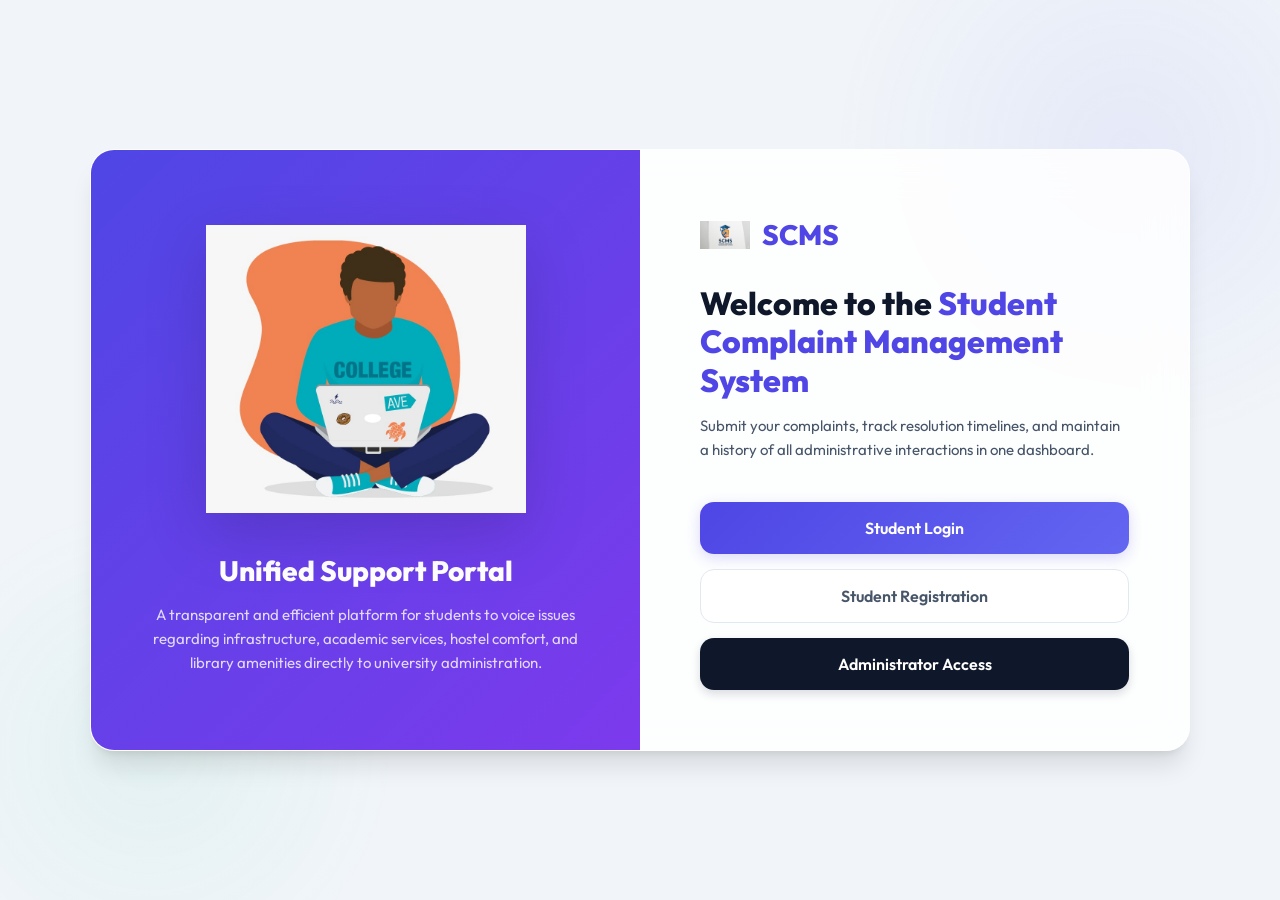
<file: index.html>
<!DOCTYPE html>
<html lang="en">
<head>
    <meta charset="UTF-8">
    <meta name="viewport" content="width=device-width, initial-scale=1.0">
    <meta name="description" content="Student Complaint Management System (SCMS) - Submit and track academic and infrastructure complaints.">
    <title>SCMS - Student Complaint Management System</title>
    <link rel="stylesheet" href="css/style.css">
    <style>
        /* Special styles for landing page */
        body {
            display: flex;
            justify-content: center;
            align-items: center;
            background-color: #f1f5f9;
            padding: 20px;
        }
        .landing-container {
            width: 100%;
            max-width: 1100px;
            background: rgba(255, 255, 255, 0.85);
            backdrop-filter: blur(20px);
            border-radius: var(--border-radius-lg);
            box-shadow: var(--shadow-lg);
            border: 1px solid rgba(255, 255, 255, 0.5);
            display: flex;
            overflow: hidden;
            min-height: 550px;
        }
        .landing-art {
            width: 50%;
            background: linear-gradient(135deg, #4f46e5 0%, #7c3aed 100%);
            padding: 60px;
            display: flex;
            flex-direction: column;
            justify-content: center;
            align-items: center;
            color: white;
            text-align: center;
        }
        .landing-art img {
            width: 100%;
            max-width: 320px;
            margin-bottom: 40px;
            filter: drop-shadow(0 20px 30px rgba(0, 0, 0, 0.15));
        }
        .landing-art h2 {
            font-size: 28px;
            font-weight: 800;
            margin-bottom: 15px;
        }
        .landing-art p {
            font-size: 15px;
            color: rgba(255, 255, 255, 0.8);
            line-height: 1.6;
        }
        .landing-actions {
            width: 50%;
            padding: 60px;
            display: flex;
            flex-direction: column;
            justify-content: center;
        }
        .landing-logo {
            display: flex;
            align-items: center;
            gap: 12px;
            margin-bottom: 24px;
        }
        .landing-logo img {
            width: 50px;
            height: 50px;
            object-fit: contain;
        }
        .landing-logo span {
            font-size: 28px;
            font-weight: 800;
            color: var(--color-primary);
        }
        .landing-actions h1 {
            font-size: 32px;
            font-weight: 800;
            color: var(--color-text-dark);
            margin-bottom: 15px;
            line-height: 1.2;
        }
        .landing-actions h1 span {
            color: var(--color-primary);
        }
        .landing-actions .subtext {
            color: var(--color-text-medium);
            margin-bottom: 40px;
            font-size: 15px;
            line-height: 1.6;
        }
        .button-stack {
            display: flex;
            flex-direction: column;
            gap: 15px;
        }
        .btn-landing {
            padding: 16px 28px;
            font-size: 16px;
            font-weight: 600;
            border-radius: var(--border-radius-md);
            text-align: center;
            text-decoration: none;
            transition: var(--transition-normal);
        }
        .btn-landing-primary {
            background: linear-gradient(135deg, var(--color-primary) 0%, #6366f1 100%);
            color: white;
            box-shadow: 0 4px 14px rgba(79, 70, 229, 0.2);
        }
        .btn-landing-primary:hover {
            transform: translateY(-2px);
            box-shadow: 0 6px 20px rgba(79, 70, 229, 0.3);
        }
        .btn-landing-secondary {
            background: #ffffff;
            color: var(--color-text-medium);
            border: 1.5px solid #e2e8f0;
        }
        .btn-landing-secondary:hover {
            border-color: var(--color-primary);
            color: var(--color-primary);
            background-color: var(--color-primary-light);
        }
        .btn-landing-tertiary {
            background: #0f172a;
            color: white;
            box-shadow: 0 4px 10px rgba(15, 23, 42, 0.15);
        }
        .btn-landing-tertiary:hover {
            transform: translateY(-2px);
            background: #1e293b;
        }
        @media (max-width: 900px) {
            .landing-container {
                flex-direction: column;
            }
            .landing-art, .landing-actions {
                width: 100%;
                padding: 40px;
            }
        }
    </style>
</head>
<body>

<main class="landing-container" id="landing-portal">
    <div class="landing-art">
        <img src="assets/student.png" alt="Student Illustration" id="landing-hero-img">
        <h2>Unified Support Portal</h2>
        <p>A transparent and efficient platform for students to voice issues regarding infrastructure, academic services, hostel comfort, and library amenities directly to university administration.</p>
    </div>
    
    <div class="landing-actions">
        <div class="landing-logo">
            <img src="assets/logo.png" alt="SCMS Logo" id="landing-logo-img">
            <span>SCMS</span>
        </div>
        
        <h1>Welcome to the <span>Student Complaint Management System</span></h1>
        
        <p class="subtext">Submit your complaints, track resolution timelines, and maintain a history of all administrative interactions in one dashboard.</p>
        
        <div class="button-stack">
            <a href="login.html" class="btn-landing btn-landing-primary" id="btn-student-login">Student Login</a>
            <a href="register.html" class="btn-landing btn-landing-secondary" id="btn-student-register">Student Registration</a>
            <a href="admin-login.html" class="btn-landing btn-landing-tertiary" id="btn-admin-login">Administrator Access</a>
        </div>
    </div>
</main>

</body>
</html>
</file>
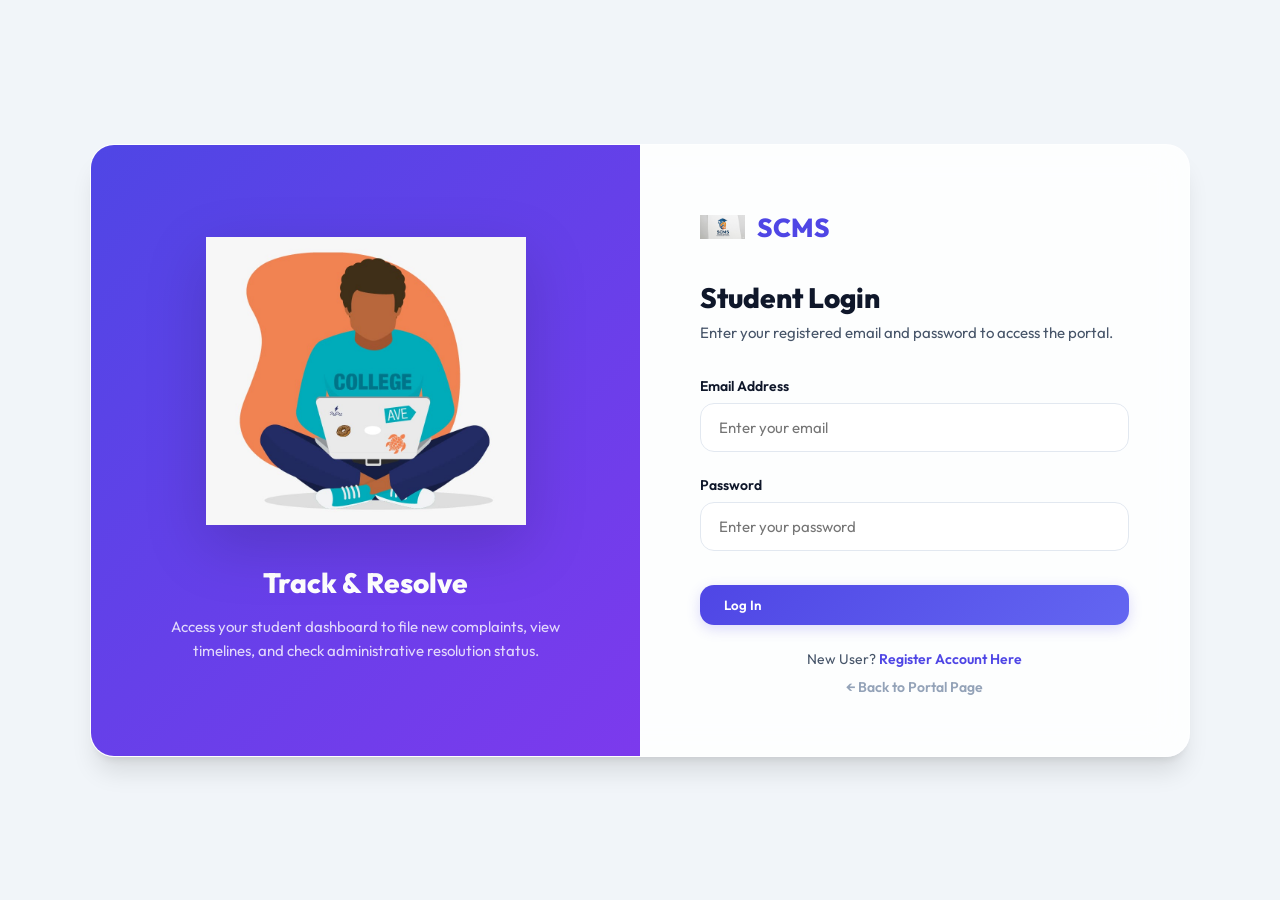
<file: add-complaint.html>
<!DOCTYPE html>
<html lang="en">
<head>
    <meta charset="UTF-8">
    <meta name="viewport" content="width=device-width, initial-scale=1.0">
    <title>File a Complaint - SCMS</title>
    <link rel="stylesheet" href="css/style.css">
</head>
<body>

<!-- Sidebar Navigation -->
<nav class="sidebar">
    <div class="sidebar-header">
        <img src="assets/logo.png" alt="Logo">
        <h2>SCMS Portal</h2>
    </div>
    
    <ul class="sidebar-menu">
        <li>
            <a href="dashboard.html" id="nav-dashboard">🏠 Dashboard</a>
        </li>
        <li class="active">
            <a href="add-complaint.html" id="nav-add">➕ Add Complaint</a>
        </li>
        <li>
            <a href="view-complaints.html" id="nav-view">📋 My Complaints</a>
        </li>
    </ul>
    
    <div class="sidebar-footer">
        <a href="#" onclick="auth.logoutStudent(); return false;" style="color: #fca5a5; display: flex; align-items: center; gap: 14px; padding: 14px 18px; text-decoration: none; font-weight: 500;">🚪 Log Out</a>
    </div>
</nav>

<!-- Main Workspace -->
<main class="main-content">
    <header class="top-bar">
        <div class="page-title">
            <h1>File a Complaint</h1>
            <p>Submit a new issue to university administration for review</p>
        </div>
        
        <div class="user-profile-widget">
            <div class="avatar" id="avatar-letters">S</div>
            <div class="info">
                <div class="name" id="student-name">Student Name</div>
                <div class="role">Student</div>
            </div>
        </div>
    </header>

    <div class="container-boxed" style="max-width: 800px; margin: 0;">
        <div class="premium-card">
            <div class="premium-card-header">
                <h2>Complaint Registration Form</h2>
            </div>
            
            <div id="alert-container" style="display: none;"></div>
            
            <form id="add-complaint-form">
                <!-- Title Field -->
                <div class="form-group">
                    <label for="title">Complaint Title</label>
                    <input type="text" id="title" class="form-control" placeholder="Brief summary of the issue (e.g. WiFi outage in library)" required>
                </div>
                
                <!-- Double Column for Dropdowns -->
                <div style="display: grid; grid-template-columns: 1fr 1fr; gap: 20px;">
                    <!-- Category Dropdown -->
                    <div class="form-group">
                        <label for="category">Category</label>
                        <select id="category" class="form-control" style="-webkit-appearance: listbox;">
                            <option value="Academic">Academic Related</option>
                            <option value="Infrastructure">Campus Infrastructure</option>
                            <option value="Hostel">Hostel Accommodation</option>
                            <option value="Library">Library Services</option>
                            <option value="Finance">Fees & Finance</option>
                            <option value="Other">Other Issues</option>
                        </select>
                    </div>
                    
                    <!-- Priority Dropdown -->
                    <div class="form-group">
                        <label for="priority">Priority Urgency</label>
                        <select id="priority" class="form-control" style="-webkit-appearance: listbox;">
                            <option value="Low">Low - Informational / Minor</option>
                            <option value="Medium" selected>Medium - Normal Business Impact</option>
                            <option value="High">High - Critical / Urgent Action</option>
                        </select>
                    </div>
                </div>
                
                <!-- Description Field -->
                <div class="form-group">
                    <label for="description">Detailed Description</label>
                    <textarea id="description" class="form-control" placeholder="Provide all relevant details, locations, dates, and names regarding the issue..." required></textarea>
                </div>
                
                <!-- Actions Stack -->
                <div style="display: flex; gap: 15px; margin-top: 30px;">
                    <button type="submit" class="btn-premium" id="btn-submit">Submit Complaint</button>
                    <a href="dashboard.html" class="btn-premium secondary">Cancel</a>
                </div>
            </form>
        </div>
    </div>
</main>

<script src="js/database.js"></script>
<script src="js/auth.js"></script>
<script>
    // Enforce login
    const user = auth.requireStudent();
    
    // Set UI details
    document.getElementById('student-name').textContent = user.name;
    const initials = user.name.split(' ').map(n => n[0]).join('').substring(0, 2).toUpperCase();
    document.getElementById('avatar-letters').textContent = initials;

    // Handle Form Submit
    document.getElementById('add-complaint-form').addEventListener('submit', async function(e) {
        e.preventDefault();
        
        const title = document.getElementById('title').value.trim();
        const category = document.getElementById('category').value;
        const priority = document.getElementById('priority').value;
        const description = document.getElementById('description').value.trim();
        const alertDiv = document.getElementById('alert-container');
        
        alertDiv.style.display = 'none';
        
        const response = await db.addComplaint(
            user.id,
            user.name,
            title,
            category,
            priority,
            description
        );
        
        if (response.success) {
            alertDiv.className = 'alert alert-success';
            alertDiv.textContent = 'Complaint submitted successfully! Redirecting...';
            alertDiv.style.display = 'flex';
            
            // Redirect after 1.2s
            setTimeout(() => {
                window.location.href = 'view-complaints.html';
            }, 1200);
        } else {
            alertDiv.className = 'alert alert-danger';
            alertDiv.textContent = response.message || 'Failed to submit complaint.';
            alertDiv.style.display = 'flex';
        }
    });
</script>
</body>
</html>
</file>
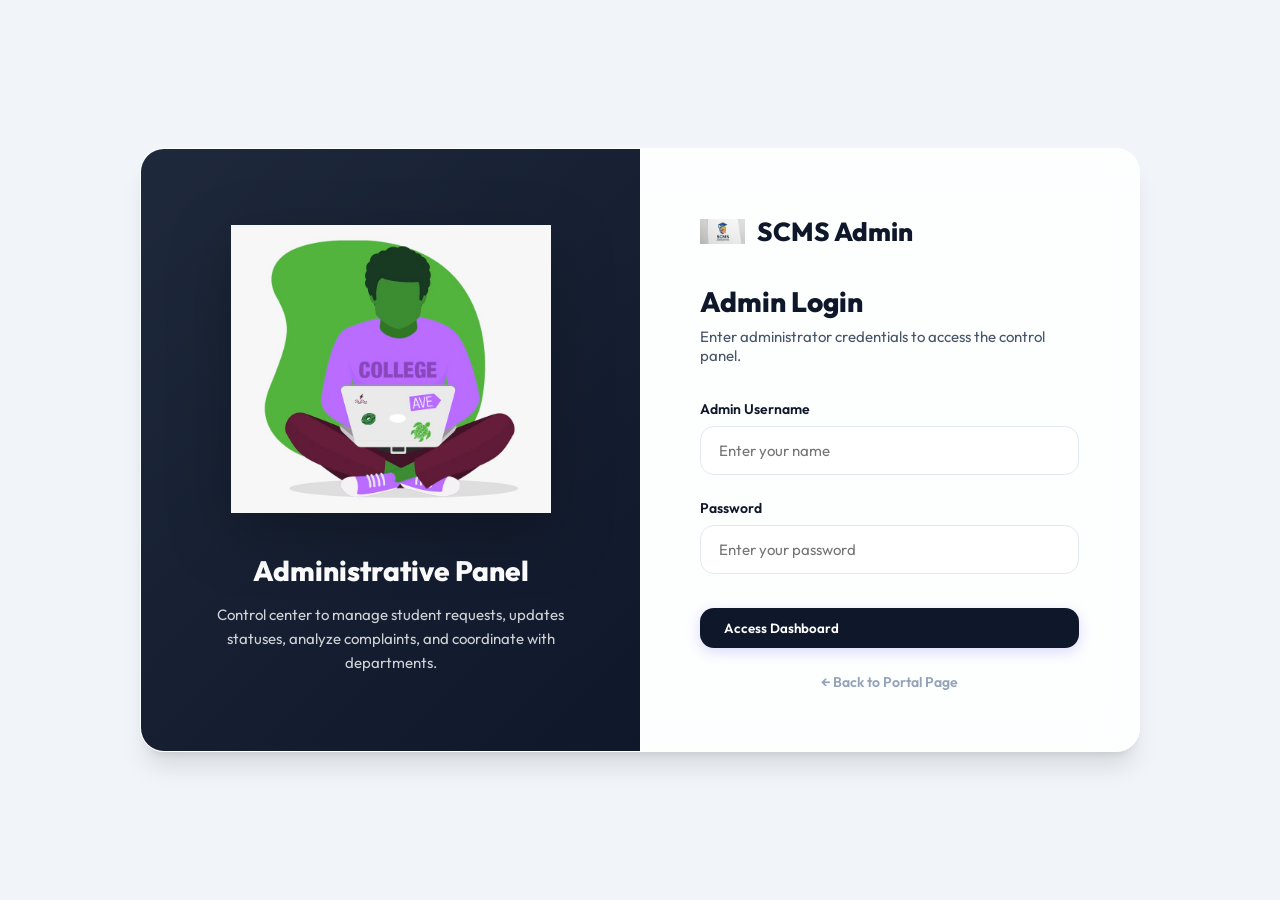
<file: admin-login.html>
<!DOCTYPE html>
<html lang="en">
<head>
    <meta charset="UTF-8">
    <meta name="viewport" content="width=device-width, initial-scale=1.0">
    <title>Admin Login - SCMS</title>
    <link rel="stylesheet" href="css/style.css">
</head>
<body>

<div class="auth-wrapper">
    <main class="auth-container-glass" style="max-width: 1000px;">
        <div class="auth-side-art" style="background: linear-gradient(135deg, #1e293b 0%, #0f172a 100%);">
            <img src="assets/student.png" alt="Admin Art" style="filter: hue-rotate(90deg) drop-shadow(0 20px 30px rgba(0, 0, 0, 0.25));">
            <h2>Administrative Panel</h2>
            <p>Control center to manage student requests, updates statuses, analyze complaints, and coordinate with departments.</p>
        </div>
        
        <div class="auth-form-side">
            <div class="auth-logo">
                <img src="assets/logo.png" alt="Logo">
                <span style="color: #0f172a;">SCMS Admin</span>
            </div>
            
            <h1>Admin Login</h1>
            <p class="subtext">Enter administrator credentials to access the control panel.</p>
            
            <div id="error-message" class="alert alert-danger" style="display: none;"></div>
            
            <form id="admin-login-form">
                <div class="form-group">
                    <label for="username">Admin Username</label>
                    <input type="text" id="username" class="form-control" placeholder="Enter your name" required autocomplete="username">
                </div>
                
                <div class="form-group">
                    <label for="password">Password</label>
                    <input type="password" id="password" class="form-control" placeholder="Enter your password" required autocomplete="current-password">
                </div>
                
                <button type="submit" class="btn-premium" style="width: 100%; margin-top: 10px; background: #0f172a;" id="btn-submit-admin">Access Dashboard</button>
            </form>
            
            <div class="auth-link" style="margin-top: 25px;">
                <a href="index.html" style="color: var(--color-text-light);">← Back to Portal Page</a>
            </div>
        </div>
    </main>
</div>

<script src="js/database.js"></script>
<script>
    document.getElementById('admin-login-form').addEventListener('submit', async function(e) {
        e.preventDefault();
        
        const username = document.getElementById('username').value.trim();
        const password = document.getElementById('password').value;
        const errorDiv = document.getElementById('error-message');
        
        errorDiv.style.display = 'none';
        
        const response = await db.loginAdmin(username, password);
        
        if (response.success) {
            window.location.href = 'admin-dashboard.html';
        } else {
            errorDiv.textContent = response.message || 'Invalid admin credentials.';
            errorDiv.style.display = 'flex';
        }
    });

    // If already logged in, redirect to admin-dashboard
    if (sessionStorage.getItem('scms_current_admin')) {
        window.location.href = 'admin-dashboard.html';
    }
</script>
</body>
</html>
</file>
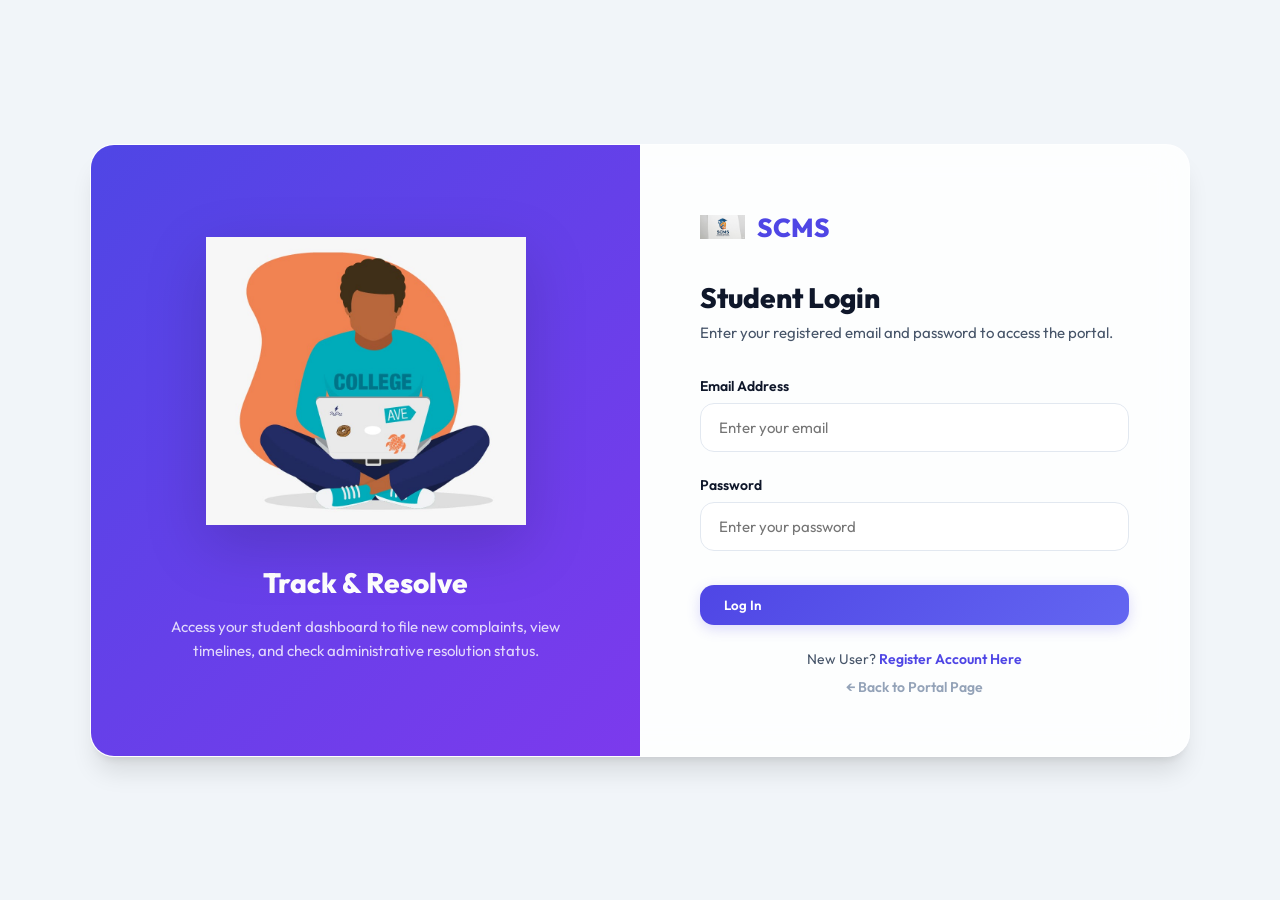
<file: dashboard.html>
<!DOCTYPE html>
<html lang="en">
<head>
    <meta charset="UTF-8">
    <meta name="viewport" content="width=device-width, initial-scale=1.0">
    <title>Student Dashboard - SCMS</title>
    <link rel="stylesheet" href="css/style.css">
</head>
<body>

<!-- Sidebar Navigation -->
<nav class="sidebar">
    <div class="sidebar-header">
        <img src="assets/logo.png" alt="Logo">
        <h2>SCMS Portal</h2>
    </div>
    
    <ul class="sidebar-menu">
        <li class="active">
            <a href="dashboard.html" id="nav-dashboard">🏠 Dashboard</a>
        </li>
        <li>
            <a href="add-complaint.html" id="nav-add">➕ Add Complaint</a>
        </li>
        <li>
            <a href="view-complaints.html" id="nav-view">📋 My Complaints</a>
        </li>
    </ul>
    
    <div class="sidebar-footer">
        <a href="#" onclick="auth.logoutStudent(); return false;" style="color: #fca5a5; display: flex; align-items: center; gap: 14px; padding: 14px 18px; text-decoration: none; font-weight: 500;">🚪 Log Out</a>
    </div>
</nav>

<!-- Main Workspace -->
<main class="main-content">
    <header class="top-bar">
        <div class="page-title">
            <h1 id="welcome-header">Welcome, Student</h1>
            <p>Monitor your complaints and view resolution updates</p>
        </div>
        
        <div class="user-profile-widget">
            <div class="avatar" id="avatar-letters">S</div>
            <div class="info">
                <div class="name" id="student-name">Student Name</div>
                <div class="role">Student</div>
            </div>
        </div>
    </header>

    <!-- Stats Row -->
    <section class="stats-grid">
        <div class="stat-card-premium total">
            <div class="stat-info">
                <h3>Total Complaints</h3>
                <span class="stat-number" id="stats-total">0</span>
            </div>
            <div class="stat-icon-wrapper">📋</div>
        </div>
        
        <div class="stat-card-premium pending">
            <div class="stat-info">
                <h3>Pending Review</h3>
                <span class="stat-number" id="stats-pending">0</span>
            </div>
            <div class="stat-icon-wrapper">⏳</div>
        </div>
        
        <div class="stat-card-premium resolved">
            <div class="stat-info">
                <h3>Resolved Cases</h3>
                <span class="stat-number" id="stats-resolved">0</span>
            </div>
            <div class="stat-icon-wrapper">✅</div>
        </div>
    </section>

    <!-- Main Section -->
    <div class="content-grid" style="grid-template-columns: 1fr;">
        <div class="premium-card">
            <div class="premium-card-header">
                <h2>Recent Complaint Records</h2>
                <a href="add-complaint.html" class="btn-premium" id="btn-quick-add">➕ File New Complaint</a>
            </div>
            
            <div class="table-responsive">
                <table class="scms-table" id="recent-complaints-table">
                    <thead>
                        <tr>
                            <th>Complaint ID</th>
                            <th>Complaint Title</th>
                            <th>Category</th>
                            <th>Priority</th>
                            <th>Status</th>
                            <th>Date Filed</th>
                            <th>Action</th>
                        </tr>
                    </thead>
                    <tbody id="complaints-list-tbody">
                        <!-- Filled dynamically -->
                    </tbody>
                </table>
                <div id="no-complaints-msg" style="display: none; text-align: center; padding: 40px; color: var(--color-text-light);">
                    <p style="font-size: 16px; font-weight: 500;">You have not registered any complaints yet.</p>
                </div>
            </div>
        </div>
    </div>
</main>

<script src="js/database.js"></script>
<script src="js/auth.js"></script>
<script>
    // Enforce login
    const user = auth.requireStudent();
    
    // Set UI details
    document.getElementById('student-name').textContent = user.name;
    document.getElementById('welcome-header').textContent = `Welcome back, ${user.name.split(' ')[0]}`;
    
    // Set avatar letters
    const initials = user.name.split(' ').map(n => n[0]).join('').substring(0, 2).toUpperCase();
    document.getElementById('avatar-letters').textContent = initials;

    async function loadDashboard() {
        // Load metrics
        const complaints = await db.getStudentComplaints(user.id);
        const totalCount = complaints.length;
        const pendingCount = complaints.filter(c => c.status === 'Pending').length;
        const resolvedCount = complaints.filter(c => c.status === 'Resolved').length;

        document.getElementById('stats-total').textContent = totalCount;
        document.getElementById('stats-pending').textContent = pendingCount;
        document.getElementById('stats-resolved').textContent = resolvedCount;

        // Render list (limit to 5)
        const tbody = document.getElementById('complaints-list-tbody');
        tbody.innerHTML = '';
        const recent = complaints.sort((a, b) => new Date(b.created_at) - new Date(a.created_at)).slice(0, 5);

        if (recent.length === 0) {
            document.getElementById('no-complaints-msg').style.display = 'block';
        } else {
            document.getElementById('no-complaints-msg').style.display = 'none';
            recent.forEach(c => {
                const tr = document.createElement('tr');
                
                // Format status class name
                const statusClass = c.status.toLowerCase().replace(' ', '-');
                const priorityClass = c.priority.toLowerCase();
                
                // Format date
                const dateStr = new Date(c.created_at).toLocaleDateString('en-US', {
                    year: 'numeric', month: 'short', day: 'numeric'
                });

                tr.innerHTML = `
                    <td><span class="complaint-id">#${c.complaint_id}</span></td>
                    <td><span class="complaint-title">${escapeHTML(c.title)}</span></td>
                    <td>${c.category}</td>
                    <td><span class="badge priority-${priorityClass}">${c.priority}</span></td>
                    <td><span class="badge status-${statusClass}">${c.status}</span></td>
                    <td>${dateStr}</td>
                    <td>
                        <a href="view-complaints.html?highlight=${c.complaint_id}" class="btn-action" title="View Details">👁️</a>
                    </td>
                `;
                tbody.appendChild(tr);
            });
        }
    }

    loadDashboard();

    function escapeHTML(str) {
        return str.replace(/[&<>'"]/g, 
            tag => ({ '&': '&amp;', '<': '&lt;', '>': '&gt;', "'": '&#39;', '"': '&quot;' }[tag] || tag)
        );
    }
</script>
</body>
</html>
</file>
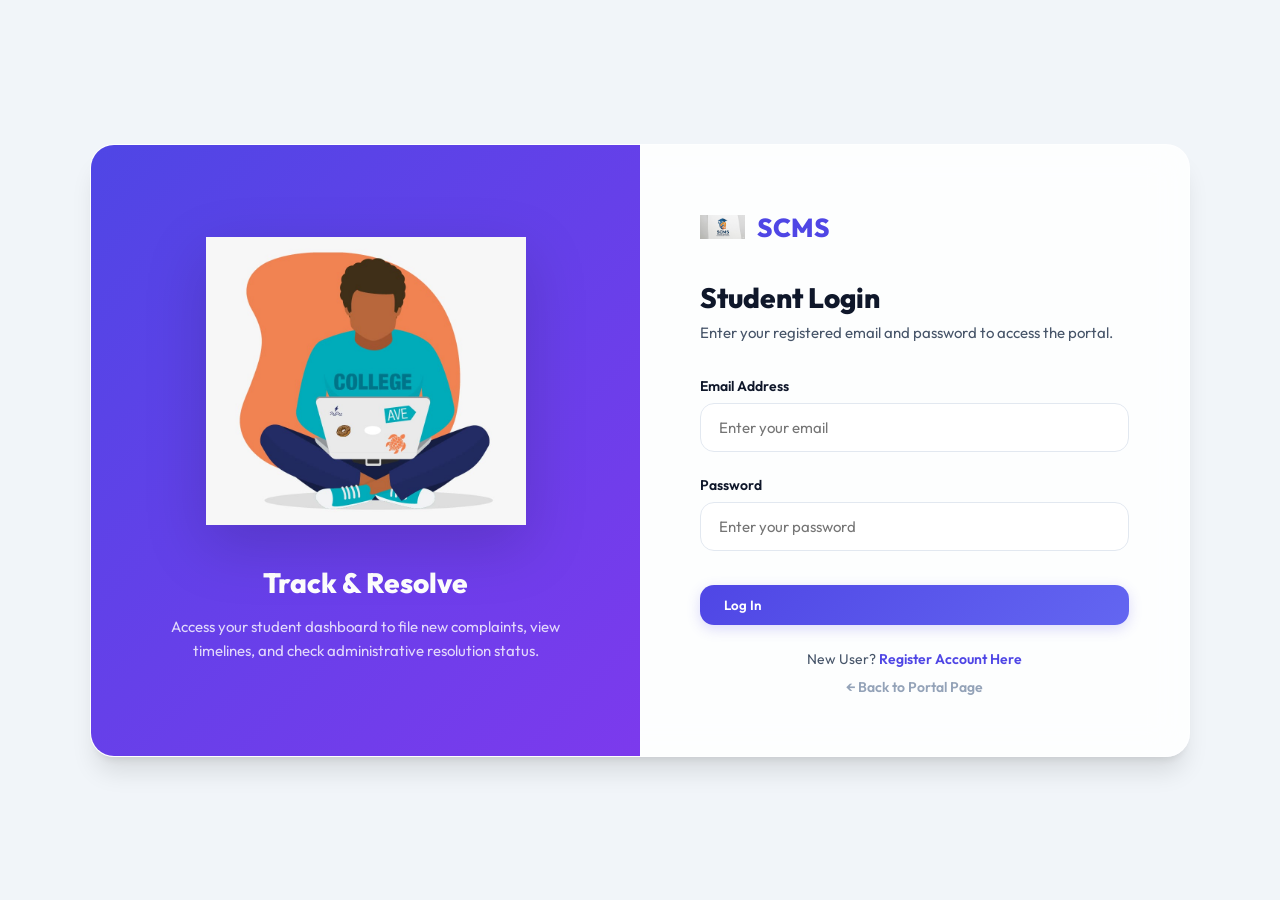
<file: edit-complaint.html>
<!DOCTYPE html>
<html lang="en">
<head>
    <meta charset="UTF-8">
    <meta name="viewport" content="width=device-width, initial-scale=1.0">
    <title>Edit Complaint - SCMS</title>
    <link rel="stylesheet" href="css/style.css">
</head>
<body>

<!-- Sidebar Navigation -->
<nav class="sidebar">
    <div class="sidebar-header">
        <img src="assets/logo.png" alt="Logo">
        <h2>SCMS Portal</h2>
    </div>
    
    <ul class="sidebar-menu">
        <li>
            <a href="dashboard.html" id="nav-dashboard">🏠 Dashboard</a>
        </li>
        <li>
            <a href="add-complaint.html" id="nav-add">➕ Add Complaint</a>
        </li>
        <li class="active">
            <a href="view-complaints.html" id="nav-view">📋 My Complaints</a>
        </li>
    </ul>
    
    <div class="sidebar-footer">
        <a href="#" onclick="auth.logoutStudent(); return false;" style="color: #fca5a5; display: flex; align-items: center; gap: 14px; padding: 14px 18px; text-decoration: none; font-weight: 500;">🚪 Log Out</a>
    </div>
</nav>

<!-- Main Workspace -->
<main class="main-content">
    <header class="top-bar">
        <div class="page-title">
            <h1>Edit Complaint</h1>
            <p>Update details of your pending complaint</p>
        </div>
        
        <div class="user-profile-widget">
            <div class="avatar" id="avatar-letters">S</div>
            <div class="info">
                <div class="name" id="student-name">Student Name</div>
                <div class="role">Student</div>
            </div>
        </div>
    </header>

    <div class="container-boxed" style="max-width: 800px; margin: 0;">
        <div class="premium-card">
            <div class="premium-card-header">
                <h2>Edit Complaint Details</h2>
                <span class="badge" id="complaint-status-badge">Pending</span>
            </div>
            
            <div id="alert-container" style="display: none;"></div>
            
            <form id="edit-complaint-form">
                <input type="hidden" id="complaint-id">
                
                <!-- Title Field -->
                <div class="form-group">
                    <label for="title">Complaint Title</label>
                    <input type="text" id="title" class="form-control" required>
                </div>
                
                <!-- Read-only metadata columns -->
                <div style="display: grid; grid-template-columns: 1fr 1fr; gap: 20px; margin-bottom: 24px;">
                    <div>
                        <span style="font-size: 13px; color: var(--color-text-light); font-weight: 600; text-transform: uppercase;">Category</span>
                        <div style="font-size: 15px; font-weight: 600; margin-top: 4px;" id="category-text">-</div>
                    </div>
                    <div>
                        <span style="font-size: 13px; color: var(--color-text-light); font-weight: 600; text-transform: uppercase;">Priority</span>
                        <div style="font-size: 15px; font-weight: 600; margin-top: 4px;" id="priority-text">-</div>
                    </div>
                </div>

                <!-- Description Field -->
                <div class="form-group">
                    <label for="description">Detailed Description</label>
                    <textarea id="description" class="form-control" required></textarea>
                </div>
                
                <!-- Actions Stack -->
                <div style="display: flex; gap: 15px; margin-top: 30px;">
                    <button type="submit" class="btn-premium" id="btn-save">Save Changes</button>
                    <a href="view-complaints.html" class="btn-premium secondary">Cancel</a>
                </div>
            </form>
        </div>
    </div>
</main>

<script src="js/database.js"></script>
<script src="js/auth.js"></script>
<script>
    // Enforce login
    const user = auth.requireStudent();
    
    // Set UI details
    document.getElementById('student-name').textContent = user.name;
    const initials = user.name.split(' ').map(n => n[0]).join('').substring(0, 2).toUpperCase();
    document.getElementById('avatar-letters').textContent = initials;

    // Load elements
    const urlParams = new URLSearchParams(window.location.search);
    const complaintId = urlParams.get('id');
    const alertDiv = document.getElementById('alert-container');
    const form = document.getElementById('edit-complaint-form');

    if (!complaintId) {
        window.location.href = 'view-complaints.html';
    }

    async function loadComplaintDetails() {
        const complaint = await db.getComplaintById(complaintId);

        if (!complaint || complaint.user_id !== user.id) {
            window.location.href = 'view-complaints.html';
            return;
        }

        // Check if editable (must be Pending)
        if (complaint.status !== 'Pending') {
            alertDiv.className = 'alert alert-danger';
            alertDiv.textContent = 'This complaint cannot be edited because it is already ' + complaint.status.toLowerCase() + '.';
            alertDiv.style.display = 'flex';
            form.querySelector('button[type="submit"]').disabled = true;
            document.getElementById('title').disabled = true;
            document.getElementById('description').disabled = true;
        }

        // Populating inputs
        document.getElementById('complaint-id').value = complaint.complaint_id;
        document.getElementById('title').value = complaint.title;
        document.getElementById('description').value = complaint.description;
        document.getElementById('category-text').textContent = complaint.category;
        document.getElementById('priority-text').textContent = complaint.priority;

        // Set status badge class
        const badge = document.getElementById('complaint-status-badge');
        badge.textContent = complaint.status;
        badge.className = `badge status-${complaint.status.toLowerCase().replace(' ', '-')}`;
    }

    loadComplaintDetails();

    // Handle Submit
    form.addEventListener('submit', async function(e) {
        e.preventDefault();
        
        const title = document.getElementById('title').value.trim();
        const description = document.getElementById('description').value.trim();
        
        const response = await db.updateComplaint(complaintId, title, description);
        
        if (response.success) {
            alertDiv.className = 'alert alert-success';
            alertDiv.textContent = 'Complaint updated successfully! Redirecting...';
            alertDiv.style.display = 'flex';
            
            setTimeout(() => {
                window.location.href = 'view-complaints.html';
            }, 1200);
        } else {
            alertDiv.className = 'alert alert-danger';
            alertDiv.textContent = response.message || 'Failed to update complaint.';
            alertDiv.style.display = 'flex';
        }
    });
</script>
</body>
</html>
</file>
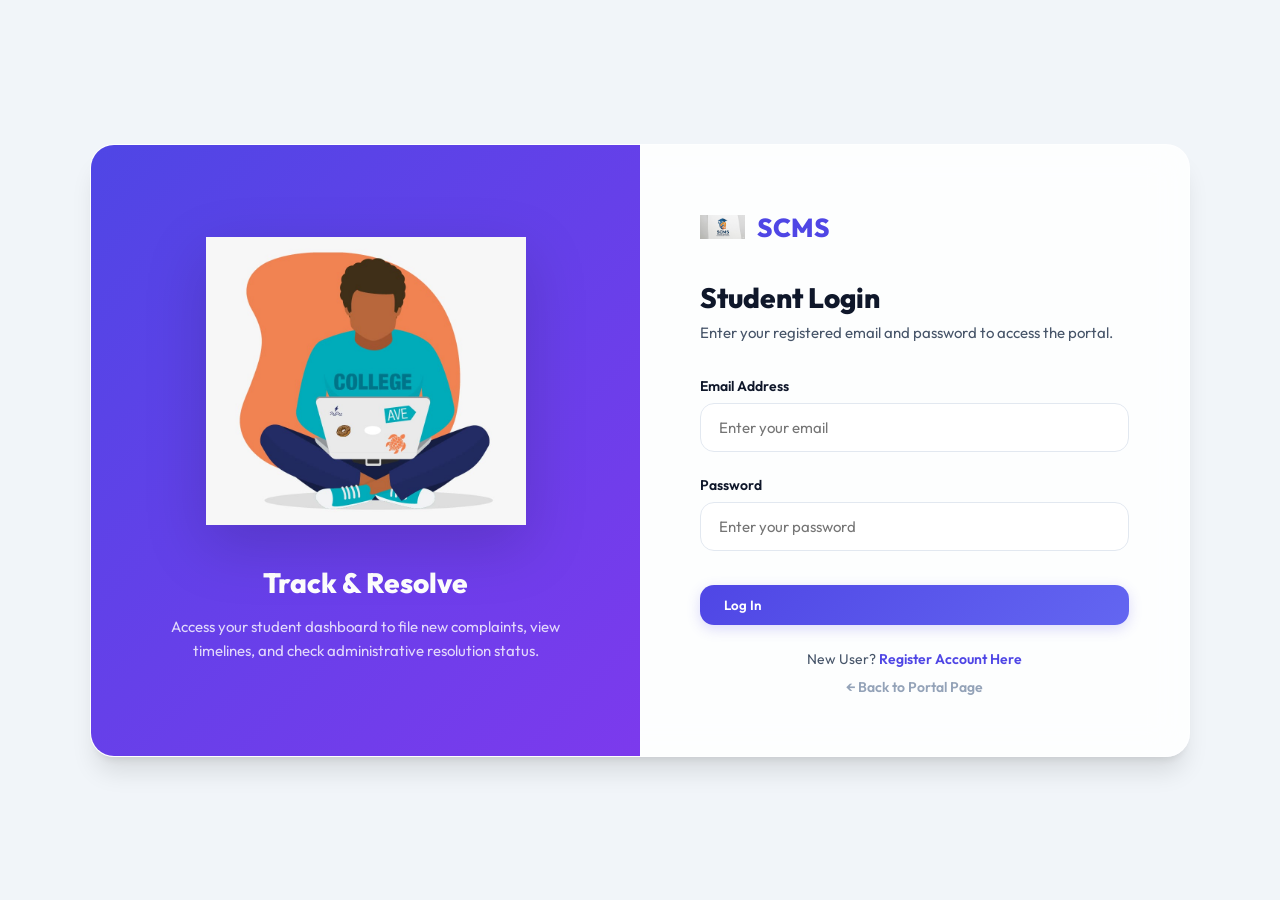
<file: login.html>
<!DOCTYPE html>
<html lang="en">
<head>
    <meta charset="UTF-8">
    <meta name="viewport" content="width=device-width, initial-scale=1.0">
    <title>Student Login - SCMS</title>
    <link rel="stylesheet" href="css/style.css">
</head>
<body>

<div class="auth-wrapper">
    <main class="auth-container-glass">
        <div class="auth-side-art">
            <img src="assets/student.png" alt="Student Art">
            <h2>Track & Resolve</h2>
            <p>Access your student dashboard to file new complaints, view timelines, and check administrative resolution status.</p>
        </div>
        
        <div class="auth-form-side">
            <div class="auth-logo">
                <img src="assets/logo.png" alt="Logo">
                <span>SCMS</span>
            </div>
            
            <h1>Student Login</h1>
            <p class="subtext">Enter your registered email and password to access the portal.</p>
            
            <div id="error-message" class="alert alert-danger" style="display: none;"></div>
            
            <form id="login-form">
                <div class="form-group">
                    <label for="email">Email Address</label>
                    <input type="email" id="email" class="form-control" placeholder="Enter your email" required autocomplete="email">
                </div>
                
                <div class="form-group">
                    <label for="password">Password</label>
                    <input type="password" id="password" class="form-control" placeholder="Enter your password" required autocomplete="current-password">
                </div>
                
                <button type="submit" class="btn-premium" style="width: 100%; margin-top: 10px;" id="btn-submit-login">Log In</button>
            </form>
            
            <div class="auth-link">
                New User? <a href="register.html" id="link-register">Register Account Here</a>
            </div>
            <div class="auth-link" style="margin-top: 10px;">
                <a href="index.html" style="color: var(--color-text-light);">← Back to Portal Page</a>
            </div>
        </div>
    </main>
</div>

<script src="js/database.js"></script>
<script>
    // Handle form submit
    document.getElementById('login-form').addEventListener('submit', async function(e) {
        e.preventDefault();
        
        const email = document.getElementById('email').value.trim();
        const password = document.getElementById('password').value;
        const errorDiv = document.getElementById('error-message');
        
        errorDiv.style.display = 'none';
        
        const response = await db.loginStudent(email, password);
        
        if (response.success) {
            window.location.href = 'dashboard.html';
        } else {
            errorDiv.textContent = response.message || 'Invalid email or password.';
            errorDiv.style.display = 'flex';
        }
    });

    // If already logged in, redirect to dashboard
    if (sessionStorage.getItem('scms_current_user')) {
        window.location.href = 'dashboard.html';
    }
</script>
</body>
</html>
</file>
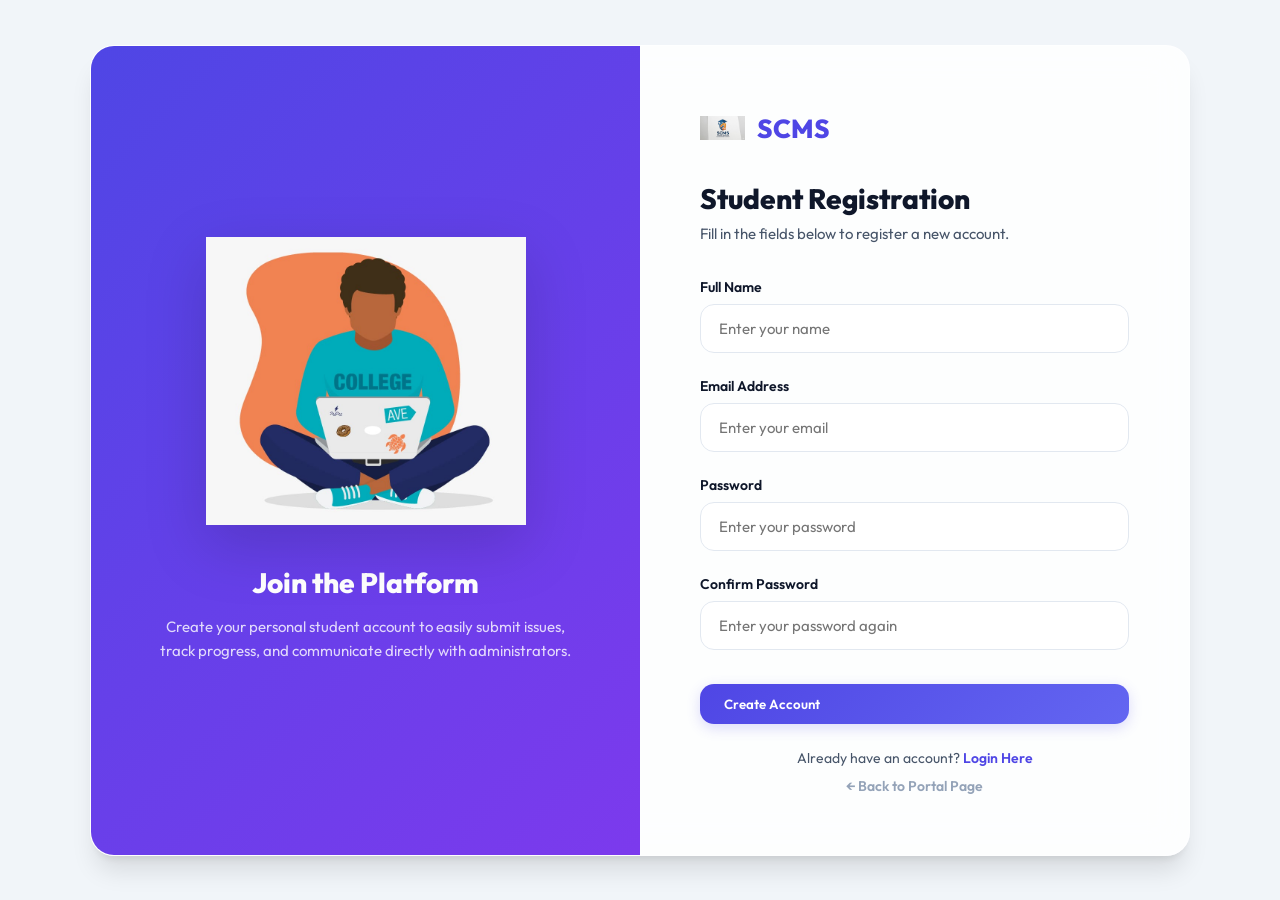
<file: register.html>
<!DOCTYPE html>
<html lang="en">
<head>
    <meta charset="UTF-8">
    <meta name="viewport" content="width=device-width, initial-scale=1.0">
    <title>Student Registration - SCMS</title>
    <link rel="stylesheet" href="css/style.css">
</head>
<body>

<div class="auth-wrapper">
    <main class="auth-container-glass">
        <div class="auth-side-art">
            <img src="assets/student.png" alt="Student Art">
            <h2>Join the Platform</h2>
            <p>Create your personal student account to easily submit issues, track progress, and communicate directly with administrators.</p>
        </div>
        
        <div class="auth-form-side">
            <div class="auth-logo">
                <img src="assets/logo.png" alt="Logo">
                <span>SCMS</span>
            </div>
            
            <h1>Student Registration</h1>
            <p class="subtext">Fill in the fields below to register a new account.</p>
            
            <div id="alert-container" style="display: none;"></div>
            
            <form id="register-form">
                <div class="form-group">
                    <label for="name">Full Name</label>
                    <input type="text" id="name" class="form-control" placeholder="Enter your name" required autocomplete="name">
                </div>
                
                <div class="form-group">
                    <label for="email">Email Address</label>
                    <input type="email" id="email" class="form-control" placeholder="Enter your email" required autocomplete="email">
                </div>
                
                <div class="form-group">
                    <label for="password">Password</label>
                    <input type="password" id="password" class="form-control" placeholder="Enter your password" required autocomplete="new-password">
                </div>
                
                <div class="form-group">
                    <label for="confirm-password">Confirm Password</label>
                    <input type="password" id="confirm-password" class="form-control" placeholder="Enter your password again" required autocomplete="new-password">
                </div>
                
                <button type="submit" class="btn-premium" style="width: 100%; margin-top: 10px;" id="btn-submit-register">Create Account</button>
            </form>
            
            <div class="auth-link">
                Already have an account? <a href="login.html" id="link-login">Login Here</a>
            </div>
            <div class="auth-link" style="margin-top: 10px;">
                <a href="index.html" style="color: var(--color-text-light);">← Back to Portal Page</a>
            </div>
        </div>
    </main>
</div>

<script src="js/database.js"></script>
<script>
    document.getElementById('register-form').addEventListener('submit', async function(e) {
        e.preventDefault();
        
        const name = document.getElementById('name').value.trim();
        const email = document.getElementById('email').value.trim();
        const password = document.getElementById('password').value;
        const confirmPassword = document.getElementById('confirm-password').value;
        const alertDiv = document.getElementById('alert-container');
        
        alertDiv.style.display = 'none';
        alertDiv.className = 'alert alert-danger';
        
        // Validation checks
        if (password !== confirmPassword) {
            alertDiv.textContent = 'Passwords do not match.';
            alertDiv.style.display = 'flex';
            return;
        }

        if (password.length < 6) {
            alertDiv.textContent = 'Password must be at least 6 characters.';
            alertDiv.style.display = 'flex';
            return;
        }
        
        const response = await db.registerStudent(name, email, password);
        
        if (response.success) {
            alertDiv.className = 'alert alert-success';
            alertDiv.textContent = 'Account created successfully! Logging you in...';
            alertDiv.style.display = 'flex';
            
            // Auto-login after 1 second
            setTimeout(async () => {
                await db.loginStudent(email, password);
                window.location.href = 'dashboard.html';
            }, 1000);
        } else {
            alertDiv.textContent = response.message || 'Registration failed.';
            alertDiv.style.display = 'flex';
        }
    });
</script>
</body>
</html>
</file>
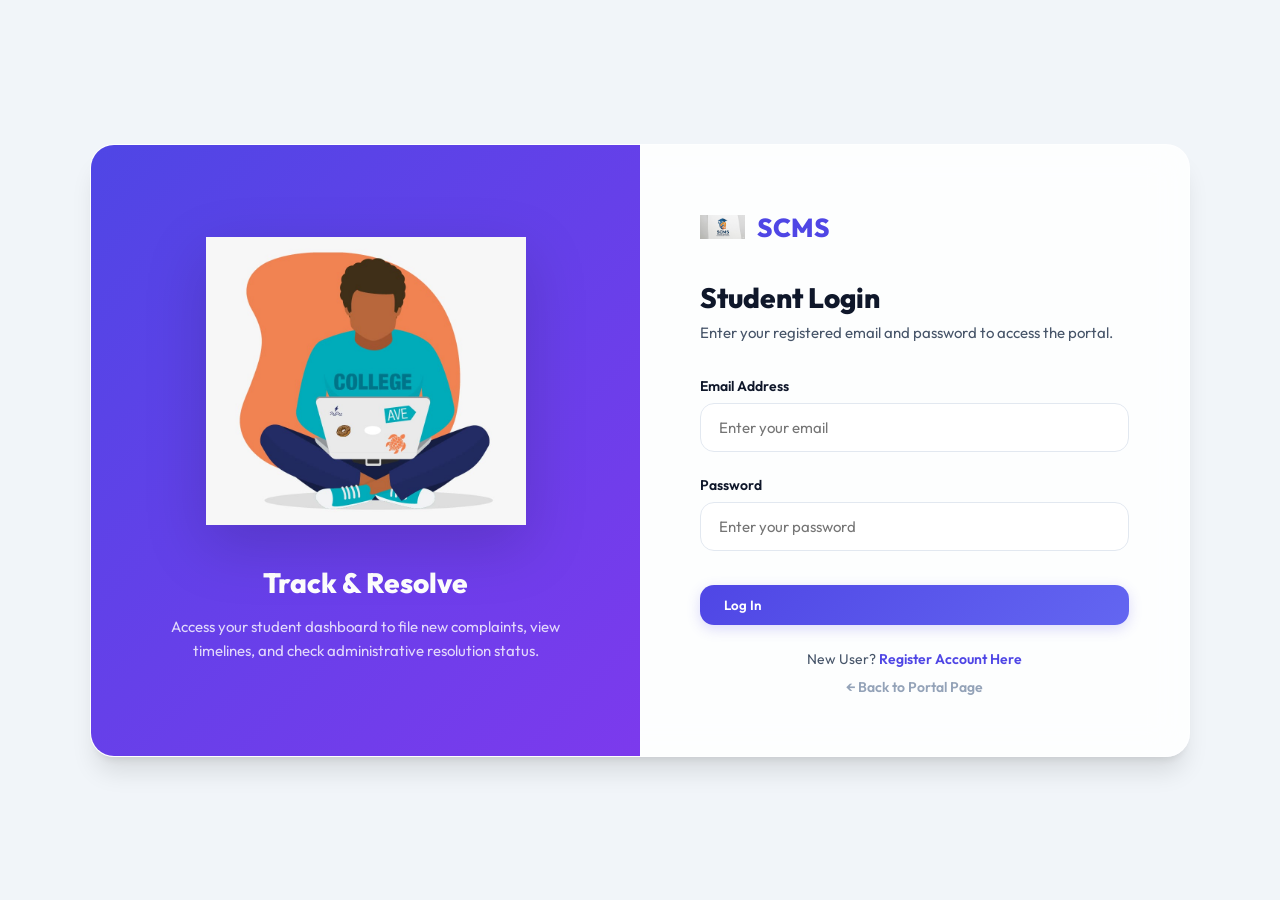
<file: view-complaints.html>
<!DOCTYPE html>
<html lang="en">
<head>
    <meta charset="UTF-8">
    <meta name="viewport" content="width=device-width, initial-scale=1.0">
    <title>My Complaints - SCMS</title>
    <link rel="stylesheet" href="css/style.css">
    <style>
        .filter-row {
            display: flex;
            gap: 15px;
            margin-bottom: 24px;
            align-items: center;
            flex-wrap: wrap;
        }
        .filter-group {
            display: flex;
            align-items: center;
            gap: 10px;
        }
        .filter-group label {
            font-size: 14px;
            font-weight: 600;
            color: var(--color-text-medium);
            white-space: nowrap;
        }
        .filter-group .form-control {
            padding: 8px 12px;
            min-width: 150px;
            margin-top: 0;
        }
        .search-control {
            flex-grow: 1;
            min-width: 250px;
        }
    </style>
</head>
<body>

<!-- Sidebar Navigation -->
<nav class="sidebar">
    <div class="sidebar-header">
        <img src="assets/logo.png" alt="Logo">
        <h2>SCMS Portal</h2>
    </div>
    
    <ul class="sidebar-menu">
        <li>
            <a href="dashboard.html" id="nav-dashboard">🏠 Dashboard</a>
        </li>
        <li>
            <a href="add-complaint.html" id="nav-add">➕ Add Complaint</a>
        </li>
        <li class="active">
            <a href="view-complaints.html" id="nav-view">📋 My Complaints</a>
        </li>
    </ul>
    
    <div class="sidebar-footer">
        <a href="#" onclick="auth.logoutStudent(); return false;" style="color: #fca5a5; display: flex; align-items: center; gap: 14px; padding: 14px 18px; text-decoration: none; font-weight: 500;">🚪 Log Out</a>
    </div>
</nav>

<!-- Main Workspace -->
<main class="main-content">
    <header class="top-bar">
        <div class="page-title">
            <h1>My Complaint History</h1>
            <p>Manage, edit, and track statuses of all submitted complaints</p>
        </div>
        
        <div class="user-profile-widget">
            <div class="avatar" id="avatar-letters">S</div>
            <div class="info">
                <div class="name" id="student-name">Student Name</div>
                <div class="role">Student</div>
            </div>
        </div>
    </header>

    <div class="premium-card">
        <!-- Filter Header -->
        <div class="filter-row">
            <div class="filter-group search-control">
                <input type="text" id="search-input" class="form-control" placeholder="Search by title or description..." style="margin-top: 0;">
            </div>
            
            <div class="filter-group">
                <label for="status-filter">Status</label>
                <select id="status-filter" class="form-control" style="-webkit-appearance: listbox;">
                    <option value="All">All Statuses</option>
                    <option value="Pending">Pending</option>
                    <option value="In Progress">In Progress</option>
                    <option value="Resolved">Resolved</option>
                </select>
            </div>
            
            <div class="filter-group">
                <label for="priority-filter">Priority</label>
                <select id="priority-filter" class="form-control" style="-webkit-appearance: listbox;">
                    <option value="All">All Priorities</option>
                    <option value="Low">Low</option>
                    <option value="Medium">Medium</option>
                    <option value="High">High</option>
                </select>
            </div>
        </div>

        <!-- Corrected and Aligned Table -->
        <div class="table-responsive">
            <table class="scms-table" id="complaints-history-table">
                <thead>
                    <tr>
                        <th style="width: 80px;">ID</th>
                        <th>Title</th>
                        <th style="width: 130px;">Category</th>
                        <th style="width: 100px;">Priority</th>
                        <th style="width: 120px;">Date Filed</th>
                        <th style="width: 120px;">Status</th>
                        <th style="width: 120px; text-align: center;">Actions</th>
                    </tr>
                </thead>
                <tbody id="history-tbody">
                    <!-- Loaded dynamically -->
                </tbody>
            </table>
            
            <div id="no-records" style="display: none; text-align: center; padding: 50px; color: var(--color-text-light);">
                <p style="font-size: 16px; font-weight: 500;">No complaints match the specified filters.</p>
            </div>
        </div>
    </div>
</main>

<!-- Details View Modal -->
<div class="modal-overlay" id="details-modal-overlay">
    <div class="modal-content">
        <div class="modal-header">
            <h3 id="modal-title">Complaint Details</h3>
            <button class="modal-close" onclick="closeModal()">×</button>
        </div>
        
        <div style="display: flex; gap: 10px; margin-bottom: 20px;">
            <span class="badge" id="modal-badge-id">#1001</span>
            <span class="badge" id="modal-badge-category">Hostel</span>
            <span class="badge" id="modal-badge-priority">High</span>
            <span class="badge" id="modal-badge-status">Pending</span>
        </div>
        
        <div style="margin-bottom: 20px;">
            <label style="font-size: 12px; font-weight: 600; color: var(--color-text-light); text-transform: uppercase;">Description</label>
            <p id="modal-description" style="font-size: 15px; color: var(--color-text-dark); line-height: 1.6; margin-top: 5px; white-space: pre-wrap; background: #f8fafc; padding: 15px; border-radius: var(--border-radius-sm); border: 1px dashed #e2e8f0;"></p>
        </div>
        
        <div id="modal-remarks-section" style="margin-bottom: 20px; display: none;">
            <label style="font-size: 12px; font-weight: 600; color: var(--color-text-light); text-transform: uppercase;">Administrative Feedback & Remarks</label>
            <p id="modal-remarks" style="font-size: 15px; color: #1e3a8a; line-height: 1.6; margin-top: 5px; background: #eff6ff; padding: 15px; border-radius: var(--border-radius-sm); border: 1px solid #bfdbfe; font-weight: 500;"></p>
        </div>
        
        <div style="margin-bottom: 20px;">
            <label style="font-size: 12px; font-weight: 600; color: var(--color-text-light); text-transform: uppercase;">Date Submitted</label>
            <p id="modal-date" style="font-size: 14px; color: var(--color-text-medium); margin-top: 3px;"></p>
        </div>
        
        <div class="modal-footer">
            <button class="btn-premium secondary" onclick="closeModal()">Close</button>
            <a href="#" id="modal-edit-btn" class="btn-premium" style="display: none;">Edit Details</a>
        </div>
    </div>
</div>

<script src="js/database.js"></script>
<script src="js/auth.js"></script>
<script>
    // Enforce login
    const user = auth.requireStudent();
    
    // Set UI details
    document.getElementById('student-name').textContent = user.name;
    const initials = user.name.split(' ').map(n => n[0]).join('').substring(0, 2).toUpperCase();
    document.getElementById('avatar-letters').textContent = initials;

    // Load elements
    const tbody = document.getElementById('history-tbody');
    const searchInput = document.getElementById('search-input');
    const statusFilter = document.getElementById('status-filter');
    const priorityFilter = document.getElementById('priority-filter');
    const noRecords = document.getElementById('no-records');
    
    let complaints = [];

    async function loadComplaints() {
        complaints = await db.getStudentComplaints(user.id);
        applyFilters();
        
        // Check if highlighted query exists
        const urlParams = new URLSearchParams(window.location.search);
        const highlightId = urlParams.get('highlight');
        if (highlightId) {
            await viewDetails(highlightId);
        }
    }

    // Apply Filter Logic
    function applyFilters() {
        const query = searchInput.value.toLowerCase();
        const status = statusFilter.value;
        const priority = priorityFilter.value;
        
        tbody.innerHTML = '';
        
        const filtered = complaints.filter(c => {
            const matchesSearch = c.title.toLowerCase().includes(query) || c.description.toLowerCase().includes(query);
            const matchesStatus = status === 'All' || c.status === status;
            const matchesPriority = priority === 'All' || c.priority === priority;
            
            return matchesSearch && matchesStatus && matchesPriority;
        });

        if (filtered.length === 0) {
            noRecords.style.display = 'block';
        } else {
            noRecords.style.display = 'none';
            
            // Sort by ID descending
            filtered.sort((a, b) => b.complaint_id - a.complaint_id).forEach(c => {
                const tr = document.createElement('tr');
                
                const statusClass = c.status.toLowerCase().replace(' ', '-');
                const priorityClass = c.priority.toLowerCase();
                
                const dateStr = new Date(c.created_at).toLocaleDateString('en-US', {
                    year: 'numeric', month: 'short', day: 'numeric', hour: '2-digit', minute: '2-digit'
                });

                // Check if editable (only Pending)
                const isEditable = c.status === 'Pending';

                tr.innerHTML = `
                    <td><span class="complaint-id">#${c.complaint_id}</span></td>
                    <td><span class="complaint-title">${escapeHTML(c.title)}</span></td>
                    <td>${c.category}</td>
                    <td><span class="badge priority-${priorityClass}">${c.priority}</span></td>
                    <td style="font-size: 13.5px; color: var(--color-text-light);">${dateStr}</td>
                    <td><span class="badge status-${statusClass}">${c.status}</span></td>
                    <td style="text-align: center; white-space: nowrap;">
                        <button class="btn-action" onclick="viewDetails(${c.complaint_id})" title="View Remarks & Details">👁️</button>
                        ${isEditable ? `<a href="edit-complaint.html?id=${c.complaint_id}" class="btn-action" style="margin-left: 5px;" title="Edit Complaint">✏️</a>` : ''}
                    </td>
                `;
                tbody.appendChild(tr);
            });
        }
    }

    // Modal Operations
    async function viewDetails(id) {
        const c = await db.getComplaintById(id);
        if (!c) return;

        document.getElementById('modal-title').textContent = c.title;
        document.getElementById('modal-badge-id').textContent = `#${c.complaint_id}`;
        document.getElementById('modal-badge-category').textContent = c.category;
        document.getElementById('modal-badge-category').className = `badge priority-low`;
        document.getElementById('modal-badge-priority').textContent = `${c.priority} Priority`;
        document.getElementById('modal-badge-priority').className = `badge priority-${c.priority.toLowerCase()}`;
        document.getElementById('modal-badge-status').textContent = c.status;
        document.getElementById('modal-badge-status').className = `badge status-${c.status.toLowerCase().replace(' ', '-')}`;
        document.getElementById('modal-description').textContent = c.description;
        
        // Handle remarks
        const remarksSection = document.getElementById('modal-remarks-section');
        if (c.admin_remarks && c.admin_remarks.trim() !== '') {
            document.getElementById('modal-remarks').textContent = c.admin_remarks;
            remarksSection.style.display = 'block';
        } else {
            remarksSection.style.display = 'none';
        }

        // Formatted Date
        const dateStr = new Date(c.created_at).toLocaleDateString('en-US', {
            weekday: 'long', year: 'numeric', month: 'long', day: 'numeric', hour: '2-digit', minute: '2-digit'
        });
        document.getElementById('modal-date').textContent = dateStr;

        // Edit Button in Modal
        const editBtn = document.getElementById('modal-edit-btn');
        if (c.status === 'Pending') {
            editBtn.href = `edit-complaint.html?id=${c.complaint_id}`;
            editBtn.style.display = 'inline-flex';
        } else {
            editBtn.style.display = 'none';
        }

        document.getElementById('details-modal-overlay').classList.add('active');
    }

    function closeModal() {
        document.getElementById('details-modal-overlay').classList.remove('active');
    }

    // Escape special HTML chars
    function escapeHTML(str) {
        return str.replace(/[&<>'"]/g, 
            tag => ({ '&': '&amp;', '<': '&lt;', '>': '&gt;', "'": '&#39;', '"': '&quot;' }[tag] || tag)
        );
    }

    // Set listeners
    searchInput.addEventListener('input', applyFilters);
    statusFilter.addEventListener('change', applyFilters);
    priorityFilter.addEventListener('change', applyFilters);

    // Initial render
    loadComplaints();
</script>
</body>
</html>
</file>
<file: css/style.css>
@import url('https://fonts.googleapis.com/css2?family=Outfit:wght@300;400;500;600;700;800&display=swap');

/* ==========================================================================
   CSS VARIABLES & DESIGN TOKENS
   ========================================================================== */
:root {
    --font-primary: 'Outfit', -apple-system, BlinkMacSystemFont, "Segoe UI", Roboto, sans-serif;
    
    /* Harmonious Harmonized Colors */
    --color-bg-primary: #f8fafc;
    --color-bg-sidebar: #0f172a;
    --color-sidebar-active: #2563eb;
    
    --color-primary: #4f46e5;
    --color-primary-hover: #4338ca;
    --color-primary-light: #e0e7ff;
    
    --color-success: #10b981;
    --color-success-light: #d1fae5;
    --color-warning: #f59e0b;
    --color-warning-light: #fef3c7;
    --color-danger: #ef4444;
    --color-danger-light: #fee2e2;
    --color-info: #3b82f6;
    --color-info-light: #dbeafe;
    
    --color-text-dark: #0f172a;
    --color-text-medium: #475569;
    --color-text-light: #94a3b8;
    
    --border-radius-sm: 8px;
    --border-radius-md: 14px;
    --border-radius-lg: 24px;
    
    --shadow-sm: 0 4px 6px -1px rgb(0 0 0 / 0.05);
    --shadow-md: 0 10px 15px -3px rgb(0 0 0 / 0.08), 0 4px 6px -4px rgb(0 0 0 / 0.08);
    --shadow-lg: 0 20px 25px -5px rgb(0 0 0 / 0.1), 0 8px 10px -6px rgb(0 0 0 / 0.1);
    
    --transition-fast: 0.2s cubic-bezier(0.4, 0, 0.2, 1);
    --transition-normal: 0.3s cubic-bezier(0.4, 0, 0.2, 1);
}

/* Dark Mode Overrides (Optional / Default Light-ish Blue Premium) */
body.dark-mode {
    --color-bg-primary: #0b0f19;
    --color-text-dark: #f8fafc;
    --color-text-medium: #cbd5e1;
    --color-text-light: #64748b;
}

/* ==========================================================================
   GLOBAL RESET & SCROLLBARS
   ========================================================================== */
* {
    margin: 0;
    padding: 0;
    box-sizing: border-box;
    font-family: var(--font-primary);
}

body {
    min-height: 100vh;
    background-color: var(--color-bg-primary);
    color: var(--color-text-dark);
    display: flex;
    overflow-x: hidden;
    position: relative;
}

/* Subtle Glowing Background Orbs */
body::before {
    content: "";
    position: fixed;
    width: 600px;
    height: 600px;
    border-radius: 50%;
    background: radial-gradient(circle, rgba(99, 102, 241, 0.08) 0%, rgba(99, 102, 241, 0) 70%);
    top: -150px;
    right: -150px;
    z-index: -1;
    pointer-events: none;
}

body::after {
    content: "";
    position: fixed;
    width: 500px;
    height: 500px;
    border-radius: 50%;
    background: radial-gradient(circle, rgba(16, 185, 129, 0.06) 0%, rgba(16, 185, 129, 0) 70%);
    bottom: -100px;
    left: -100px;
    z-index: -1;
    pointer-events: none;
}

/* Styled Custom Scrollbar */
::-webkit-scrollbar {
    width: 8px;
    height: 8px;
}
::-webkit-scrollbar-track {
    background: transparent;
}
::-webkit-scrollbar-thumb {
    background: var(--color-text-light);
    border-radius: 10px;
}
::-webkit-scrollbar-thumb:hover {
    background: var(--color-text-medium);
}

/* ==========================================================================
   LAYOUT STRUCTURE
   ========================================================================== */
.sidebar {
    position: fixed;
    top: 0;
    left: 0;
    width: 280px;
    height: 100vh;
    background-color: var(--color-bg-sidebar);
    padding: 35px 20px;
    display: flex;
    flex-direction: column;
    box-shadow: 10px 0 30px rgba(0, 0, 0, 0.05);
    z-index: 100;
}

.sidebar-header {
    display: flex;
    align-items: center;
    gap: 15px;
    margin-bottom: 50px;
    padding: 0 10px;
}

.sidebar-header img {
    width: 42px;
    height: 42px;
    object-fit: contain;
}

.sidebar-header h2 {
    font-size: 24px;
    font-weight: 800;
    background: linear-gradient(135deg, #ffffff 0%, #a5b4fc 100%);
    -webkit-background-clip: text;
    -webkit-text-fill-color: transparent;
}

.sidebar-menu {
    list-style: none;
    display: flex;
    flex-direction: column;
    gap: 8px;
    flex-grow: 1;
}

.sidebar-menu a {
    display: flex;
    align-items: center;
    gap: 14px;
    color: #94a3b8;
    text-decoration: none;
    padding: 14px 18px;
    border-radius: var(--border-radius-md);
    font-weight: 500;
    transition: var(--transition-fast);
}

.sidebar-menu a:hover {
    color: #ffffff;
    background-color: rgba(255, 255, 255, 0.05);
}

.sidebar-menu li.active a {
    color: #ffffff;
    background-color: var(--color-sidebar-active);
    box-shadow: 0 8px 20px rgba(37, 99, 235, 0.3);
}

.sidebar-footer {
    padding-top: 20px;
    border-top: 1px solid rgba(255, 255, 255, 0.1);
}

/* Page Containers */
.main-content {
    margin-left: 280px;
    width: calc(100% - 280px);
    padding: 40px;
    display: flex;
    flex-direction: column;
    gap: 30px;
}

.container-boxed {
    max-width: 1200px;
    width: 100%;
    margin: 0 auto;
}

/* Header Dashboard Bar */
.top-bar {
    display: flex;
    justify-content: space-between;
    align-items: center;
    padding-bottom: 20px;
    border-bottom: 1px solid rgba(0, 0, 0, 0.05);
}

.page-title h1 {
    font-size: 32px;
    font-weight: 800;
    color: var(--color-text-dark);
    letter-spacing: -0.5px;
}

.page-title p {
    color: var(--color-text-medium);
    font-size: 15px;
    margin-top: 4px;
}

.user-profile-widget {
    display: flex;
    align-items: center;
    gap: 12px;
    background: #ffffff;
    padding: 8px 16px;
    border-radius: var(--border-radius-md);
    box-shadow: var(--shadow-sm);
    border: 1px solid rgba(0, 0, 0, 0.03);
}

.user-profile-widget .avatar {
    width: 38px;
    height: 38px;
    border-radius: 50%;
    background: linear-gradient(135deg, #4f46e5 0%, #7c3aed 100%);
    color: white;
    display: flex;
    align-items: center;
    justify-content: center;
    font-weight: 700;
}

.user-profile-widget .info {
    text-align: left;
}

.user-profile-widget .name {
    font-size: 14px;
    font-weight: 600;
    color: var(--color-text-dark);
}

.user-profile-widget .role {
    font-size: 11px;
    color: var(--color-text-light);
    text-transform: uppercase;
    font-weight: 600;
    letter-spacing: 0.5px;
}

/* ==========================================================================
   STATISTICS CARDS
   ========================================================================== */
.stats-grid {
    display: grid;
    grid-template-columns: repeat(auto-fit, minmax(240px, 1fr));
    gap: 24px;
}

.stat-card-premium {
    background: #ffffff;
    padding: 24px;
    border-radius: var(--border-radius-md);
    box-shadow: var(--shadow-sm);
    border: 1px solid rgba(0, 0, 0, 0.04);
    display: flex;
    justify-content: space-between;
    align-items: center;
    position: relative;
    overflow: hidden;
    transition: var(--transition-normal);
}

.stat-card-premium:hover {
    transform: translateY(-5px);
    box-shadow: var(--shadow-md);
}

.stat-card-premium::before {
    content: "";
    position: absolute;
    top: 0;
    left: 0;
    width: 4px;
    height: 100%;
    background-color: var(--accent-color, var(--color-primary));
}

.stat-card-premium.total { --accent-color: var(--color-primary); }
.stat-card-premium.pending { --accent-color: var(--color-warning); }
.stat-card-premium.inprogress { --accent-color: var(--color-info); }
.stat-card-premium.resolved { --accent-color: var(--color-success); }

.stat-info h3 {
    font-size: 15px;
    color: var(--color-text-medium);
    font-weight: 500;
    text-transform: uppercase;
    letter-spacing: 0.5px;
}

.stat-info .stat-number {
    font-size: 36px;
    font-weight: 800;
    color: var(--color-text-dark);
    margin-top: 8px;
    display: block;
}

.stat-icon-wrapper {
    width: 52px;
    height: 52px;
    border-radius: var(--border-radius-sm);
    background-color: var(--bg-light-color, var(--color-primary-light));
    color: var(--accent-color, var(--color-primary));
    display: flex;
    align-items: center;
    justify-content: center;
    font-size: 22px;
}

.stat-card-premium.total { --bg-light-color: var(--color-primary-light); }
.stat-card-premium.pending { --bg-light-color: var(--color-warning-light); }
.stat-card-premium.inprogress { --bg-light-color: var(--color-info-light); }
.stat-card-premium.resolved { --bg-light-color: var(--color-success-light); }

/* ==========================================================================
   CARDS & GRIDS
   ========================================================================== */
.content-grid {
    display: grid;
    grid-template-columns: 2fr 1fr;
    gap: 30px;
}

.premium-card {
    background: #ffffff;
    border-radius: var(--border-radius-md);
    box-shadow: var(--shadow-sm);
    border: 1px solid rgba(0, 0, 0, 0.04);
    padding: 30px;
    position: relative;
}

.premium-card-header {
    display: flex;
    justify-content: space-between;
    align-items: center;
    margin-bottom: 24px;
}

.premium-card-header h2 {
    font-size: 20px;
    font-weight: 700;
    color: var(--color-text-dark);
}

/* ==========================================================================
   COMPLAINTS DATA TABLE
   ========================================================================== */
.table-responsive {
    overflow-x: auto;
    width: 100%;
}

.scms-table {
    width: 100%;
    border-collapse: collapse;
    text-align: left;
}

.scms-table th {
    background-color: var(--color-bg-primary);
    padding: 16px 20px;
    font-size: 13px;
    font-weight: 600;
    color: var(--color-text-medium);
    text-transform: uppercase;
    letter-spacing: 0.5px;
    border-bottom: 1px solid rgba(0, 0, 0, 0.05);
}

.scms-table td {
    padding: 18px 20px;
    font-size: 15px;
    color: var(--color-text-medium);
    border-bottom: 1px solid rgba(0, 0, 0, 0.04);
    vertical-align: middle;
}

.scms-table tr:last-child td {
    border-bottom: none;
}

.scms-table tr {
    transition: var(--transition-fast);
}

.scms-table tbody tr:hover {
    background-color: rgba(99, 102, 241, 0.015);
}

.scms-table .complaint-title {
    font-weight: 600;
    color: var(--color-text-dark);
}

.scms-table .complaint-id {
    font-family: monospace;
    font-weight: 700;
    color: var(--color-primary);
}

/* Badge System */
.badge {
    display: inline-flex;
    align-items: center;
    padding: 6px 12px;
    border-radius: 20px;
    font-size: 12px;
    font-weight: 600;
    text-transform: capitalize;
}

/* Priority Badges */
.badge.priority-high {
    background-color: var(--color-danger-light);
    color: var(--color-danger);
}
.badge.priority-medium {
    background-color: var(--color-warning-light);
    color: var(--color-warning);
}
.badge.priority-low {
    background-color: var(--color-info-light);
    color: var(--color-info);
}

/* Status Badges */
.badge.status-pending {
    background-color: var(--color-warning-light);
    color: var(--color-warning);
}
.badge.status-in-progress {
    background-color: var(--color-info-light);
    color: var(--color-info);
}
.badge.status-resolved {
    background-color: var(--color-success-light);
    color: var(--color-success);
}

/* Action Buttons */
.btn-action {
    display: inline-flex;
    align-items: center;
    justify-content: center;
    width: 32px;
    height: 32px;
    border-radius: 50%;
    border: 1px solid rgba(0, 0, 0, 0.08);
    background: white;
    color: var(--color-text-medium);
    cursor: pointer;
    text-decoration: none;
    transition: var(--transition-fast);
}

.btn-action:hover {
    border-color: var(--color-primary);
    color: var(--color-primary);
    box-shadow: var(--shadow-sm);
}

/* ==========================================================================
   BUTTONS & FORMS
   ========================================================================== */
.btn-premium {
    display: inline-flex;
    align-items: center;
    gap: 8px;
    padding: 12px 24px;
    background: linear-gradient(135deg, var(--color-primary) 0%, #6366f1 100%);
    color: white;
    font-weight: 600;
    text-decoration: none;
    border: none;
    border-radius: var(--border-radius-md);
    cursor: pointer;
    box-shadow: 0 4px 14px rgba(79, 70, 229, 0.2);
    transition: var(--transition-normal);
}

.btn-premium:hover {
    transform: translateY(-2px);
    box-shadow: 0 6px 20px rgba(79, 70, 229, 0.3);
}

.btn-premium.secondary {
    background: #ffffff;
    color: var(--color-text-medium);
    border: 1px solid rgba(0, 0, 0, 0.08);
    box-shadow: none;
}

.btn-premium.secondary:hover {
    background: var(--color-bg-primary);
    color: var(--color-text-dark);
}

/* Modern Form Field Styles */
.form-group {
    margin-bottom: 24px;
}

.form-group label {
    display: block;
    font-size: 14px;
    font-weight: 600;
    color: var(--color-text-dark);
    margin-bottom: 8px;
}

.form-control {
    width: 100%;
    padding: 14px 18px;
    border: 1.5px solid #e2e8f0;
    border-radius: var(--border-radius-md);
    font-size: 15px;
    color: var(--color-text-dark);
    background-color: #ffffff;
    outline: none;
    transition: var(--transition-fast);
}

.form-control:focus {
    border-color: var(--color-primary);
    box-shadow: 0 0 0 4px rgba(99, 102, 241, 0.12);
}

textarea.form-control {
    resize: vertical;
    min-height: 120px;
}

.alert {
    padding: 14px 18px;
    border-radius: var(--border-radius-md);
    margin-bottom: 24px;
    font-size: 14px;
    font-weight: 500;
    display: flex;
    align-items: center;
    gap: 10px;
}

.alert-danger {
    background-color: var(--color-danger-light);
    color: var(--color-danger);
    border: 1px solid rgba(239, 68, 68, 0.15);
}

.alert-success {
    background-color: var(--color-success-light);
    color: var(--color-success);
    border: 1px solid rgba(16, 185, 129, 0.15);
}

/* ==========================================================================
   PORTAL LOGIN SCREEN (AUTHENTICATION PAGES)
   ========================================================================== */
.auth-wrapper {
    min-height: 100vh;
    width: 100vw;
    display: flex;
    justify-content: center;
    align-items: center;
    background-color: #f1f5f9;
    padding: 20px;
}

.auth-container-glass {
    width: 100%;
    max-width: 1100px;
    background: rgba(255, 255, 255, 0.85);
    backdrop-filter: blur(20px);
    -webkit-backdrop-filter: blur(20px);
    border-radius: var(--border-radius-lg);
    box-shadow: var(--shadow-lg);
    border: 1px solid rgba(255, 255, 255, 0.5);
    display: flex;
    overflow: hidden;
}

.auth-side-art {
    width: 50%;
    background: linear-gradient(135deg, #4f46e5 0%, #7c3aed 100%);
    padding: 60px;
    display: flex;
    flex-direction: column;
    justify-content: center;
    align-items: center;
    color: white;
    text-align: center;
    position: relative;
}

.auth-side-art img {
    width: 100%;
    max-width: 320px;
    margin-bottom: 40px;
    filter: drop-shadow(0 20px 30px rgba(0, 0, 0, 0.15));
}

.auth-side-art h2 {
    font-size: 28px;
    font-weight: 800;
    margin-bottom: 15px;
}

.auth-side-art p {
    font-size: 15px;
    color: rgba(255, 255, 255, 0.8);
    line-height: 1.6;
}

.auth-form-side {
    width: 50%;
    padding: 60px;
    display: flex;
    flex-direction: column;
    justify-content: center;
}

.auth-logo {
    display: flex;
    align-items: center;
    gap: 12px;
    margin-bottom: 30px;
}

.auth-logo img {
    width: 45px;
    height: 45px;
    object-fit: contain;
}

.auth-logo span {
    font-size: 26px;
    font-weight: 800;
    color: var(--color-primary);
}

.auth-form-side h1 {
    font-size: 28px;
    font-weight: 800;
    color: var(--color-text-dark);
    margin-bottom: 8px;
}

.auth-form-side .subtext {
    color: var(--color-text-medium);
    margin-bottom: 35px;
    font-size: 15px;
}

.auth-link {
    text-align: center;
    margin-top: 25px;
    font-size: 14px;
    color: var(--color-text-medium);
}

.auth-link a {
    color: var(--color-primary);
    text-decoration: none;
    font-weight: 600;
    transition: var(--transition-fast);
}

.auth-link a:hover {
    color: var(--color-primary-hover);
    text-decoration: underline;
}

/* ==========================================================================
   CHARTS & MOCK CHART CSS
   ========================================================================== */
.chart-card-wrapper {
    height: 280px;
    display: flex;
    align-items: center;
    justify-content: center;
}

/* ==========================================================================
   MODALS & DIALOGS (e.g. for status updates)
   ========================================================================== */
.modal-overlay {
    position: fixed;
    top: 0;
    left: 0;
    right: 0;
    bottom: 0;
    background: rgba(15, 23, 42, 0.6);
    backdrop-filter: blur(4px);
    z-index: 1000;
    display: flex;
    align-items: center;
    justify-content: center;
    opacity: 0;
    pointer-events: none;
    transition: var(--transition-normal);
}

.modal-overlay.active {
    opacity: 1;
    pointer-events: all;
}

.modal-content {
    background: white;
    width: 100%;
    max-width: 550px;
    border-radius: var(--border-radius-md);
    box-shadow: var(--shadow-lg);
    padding: 30px;
    transform: translateY(20px);
    transition: var(--transition-normal);
}

.modal-overlay.active .modal-content {
    transform: translateY(0);
}

.modal-header {
    display: flex;
    justify-content: space-between;
    align-items: center;
    margin-bottom: 20px;
}

.modal-header h3 {
    font-size: 20px;
    font-weight: 700;
}

.modal-close {
    border: none;
    background: transparent;
    font-size: 24px;
    cursor: pointer;
    color: var(--color-text-light);
}

.modal-footer {
    display: flex;
    justify-content: flex-end;
    gap: 12px;
    margin-top: 24px;
}

/* ==========================================================================
   ANIMATIONS & KEYFRAMES
   ========================================================================== */
@keyframes fadeInUp {
    from {
        opacity: 0;
        transform: translateY(15px);
    }
    to {
        opacity: 1;
        transform: translateY(0);
    }
}

.sidebar-menu li,
.stat-card-premium,
.premium-card,
.auth-container-glass {
    animation: fadeInUp 0.4s ease forwards;
}

.stat-card-premium:nth-child(2) { animation-delay: 0.05s; }
.stat-card-premium:nth-child(3) { animation-delay: 0.1s; }
.stat-card-premium:nth-child(4) { animation-delay: 0.15s; }

/* ==========================================================================
   RESPONSIVE DESIGN & MEDIA QUERIES
   ========================================================================== */
@media (max-width: 1024px) {
    .content-grid {
        grid-template-columns: 1fr;
    }
    
    .auth-container-glass {
        flex-direction: column;
    }
    .auth-side-art, .auth-form-side {
        width: 100%;
        padding: 40px;
    }
    .auth-side-art img {
        max-width: 220px;
    }
}

@media (max-width: 768px) {
    body {
        flex-direction: column;
    }
    
    .sidebar {
        width: 100%;
        height: auto;
        position: relative;
        padding: 20px;
    }
    
    .sidebar-header {
        margin-bottom: 20px;
    }
    
    .sidebar-menu {
        flex-direction: row;
        flex-wrap: wrap;
    }
    
    .sidebar-menu a {
        padding: 10px 14px;
    }
    
    .main-content {
        margin-left: 0;
        width: 100%;
        padding: 20px;
    }
    
    .top-bar {
        flex-direction: column;
        align-items: flex-start;
        gap: 15px;
    }
    
    .user-profile-widget {
        width: 100%;
        justify-content: flex-start;
    }
}
</file>
